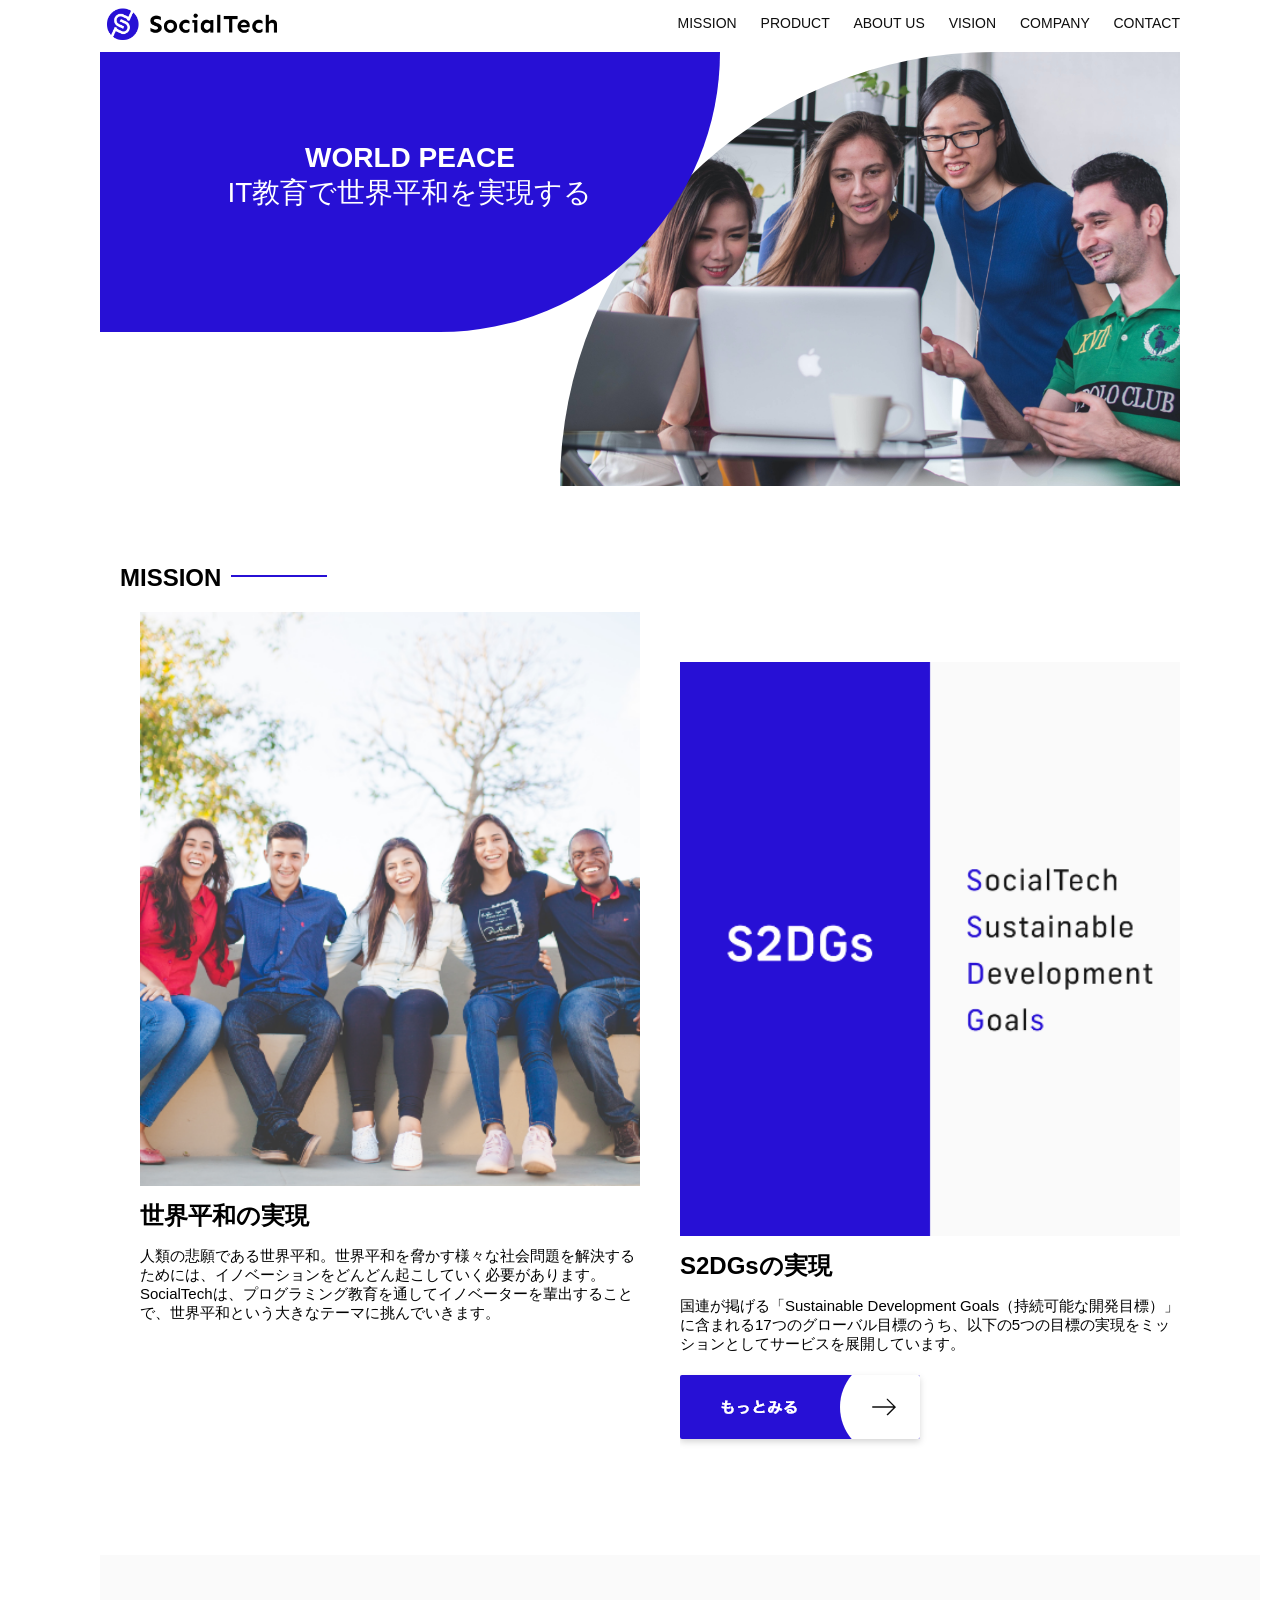
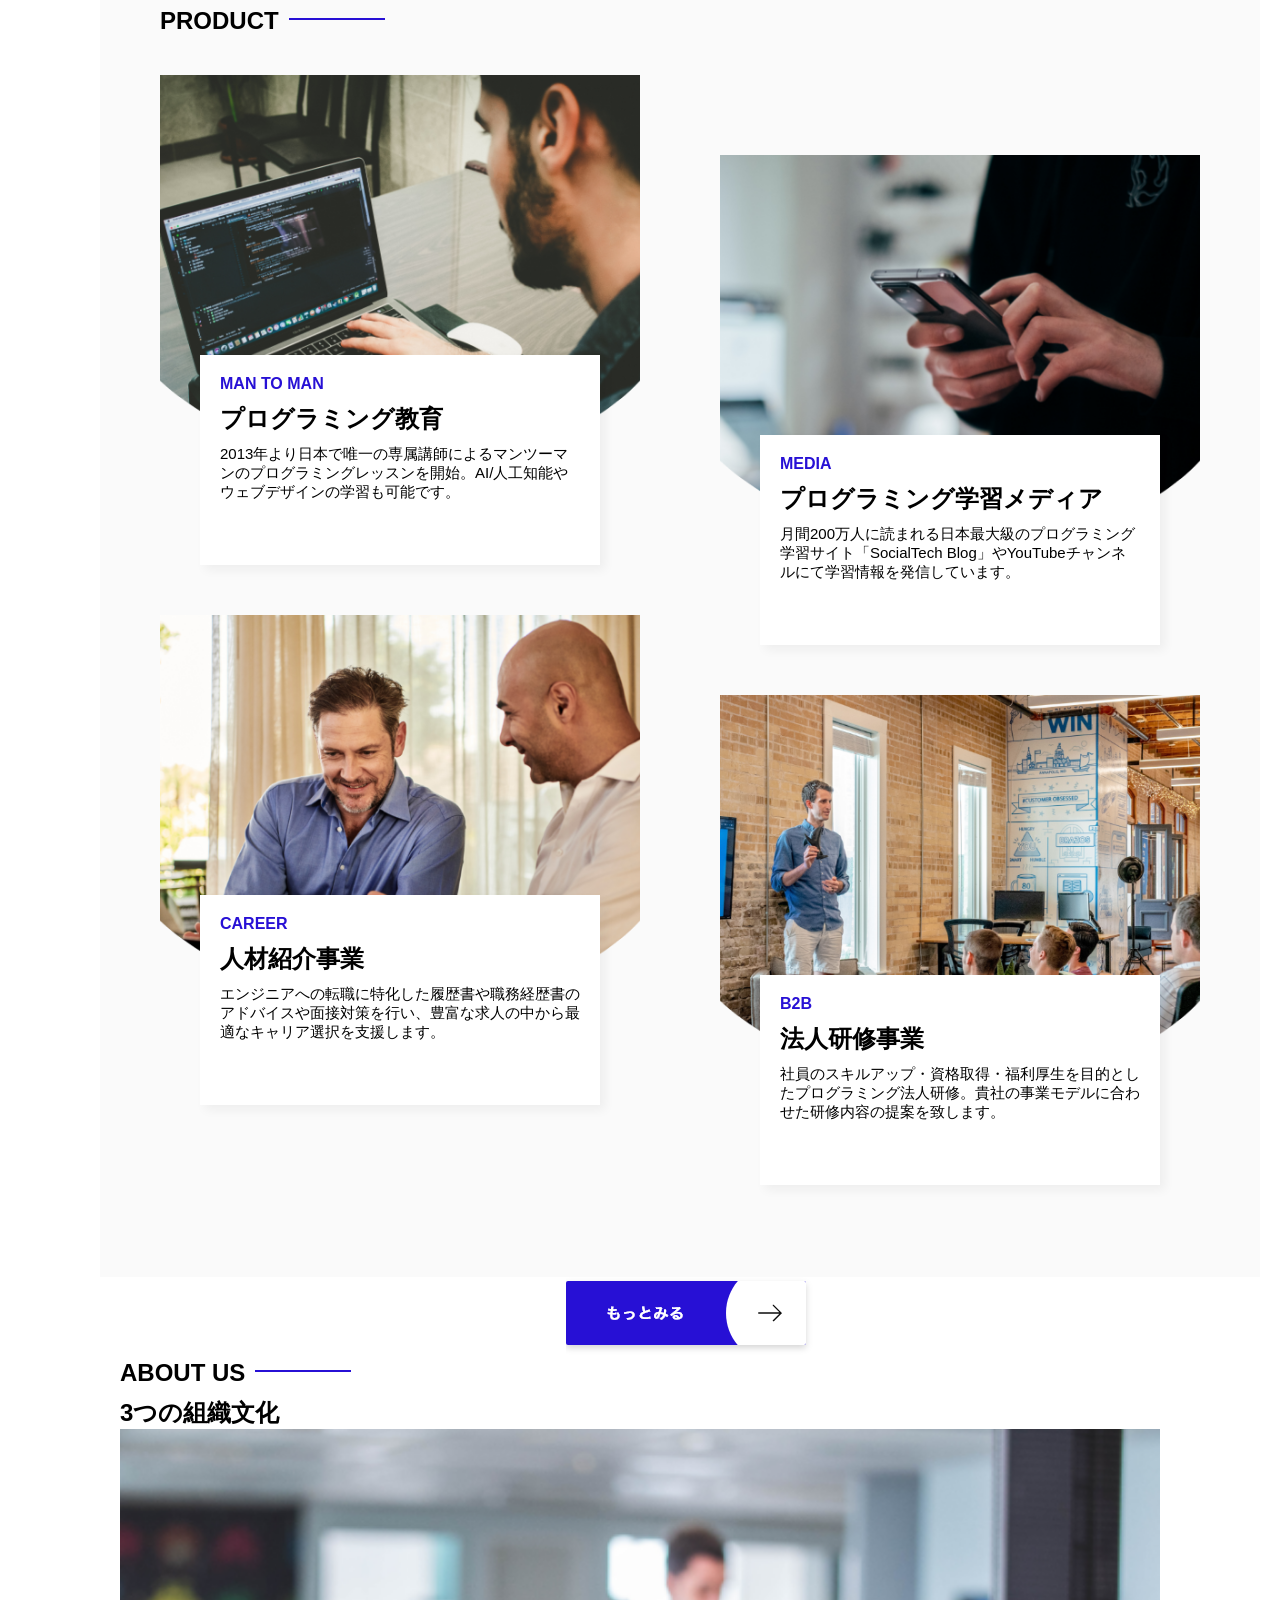
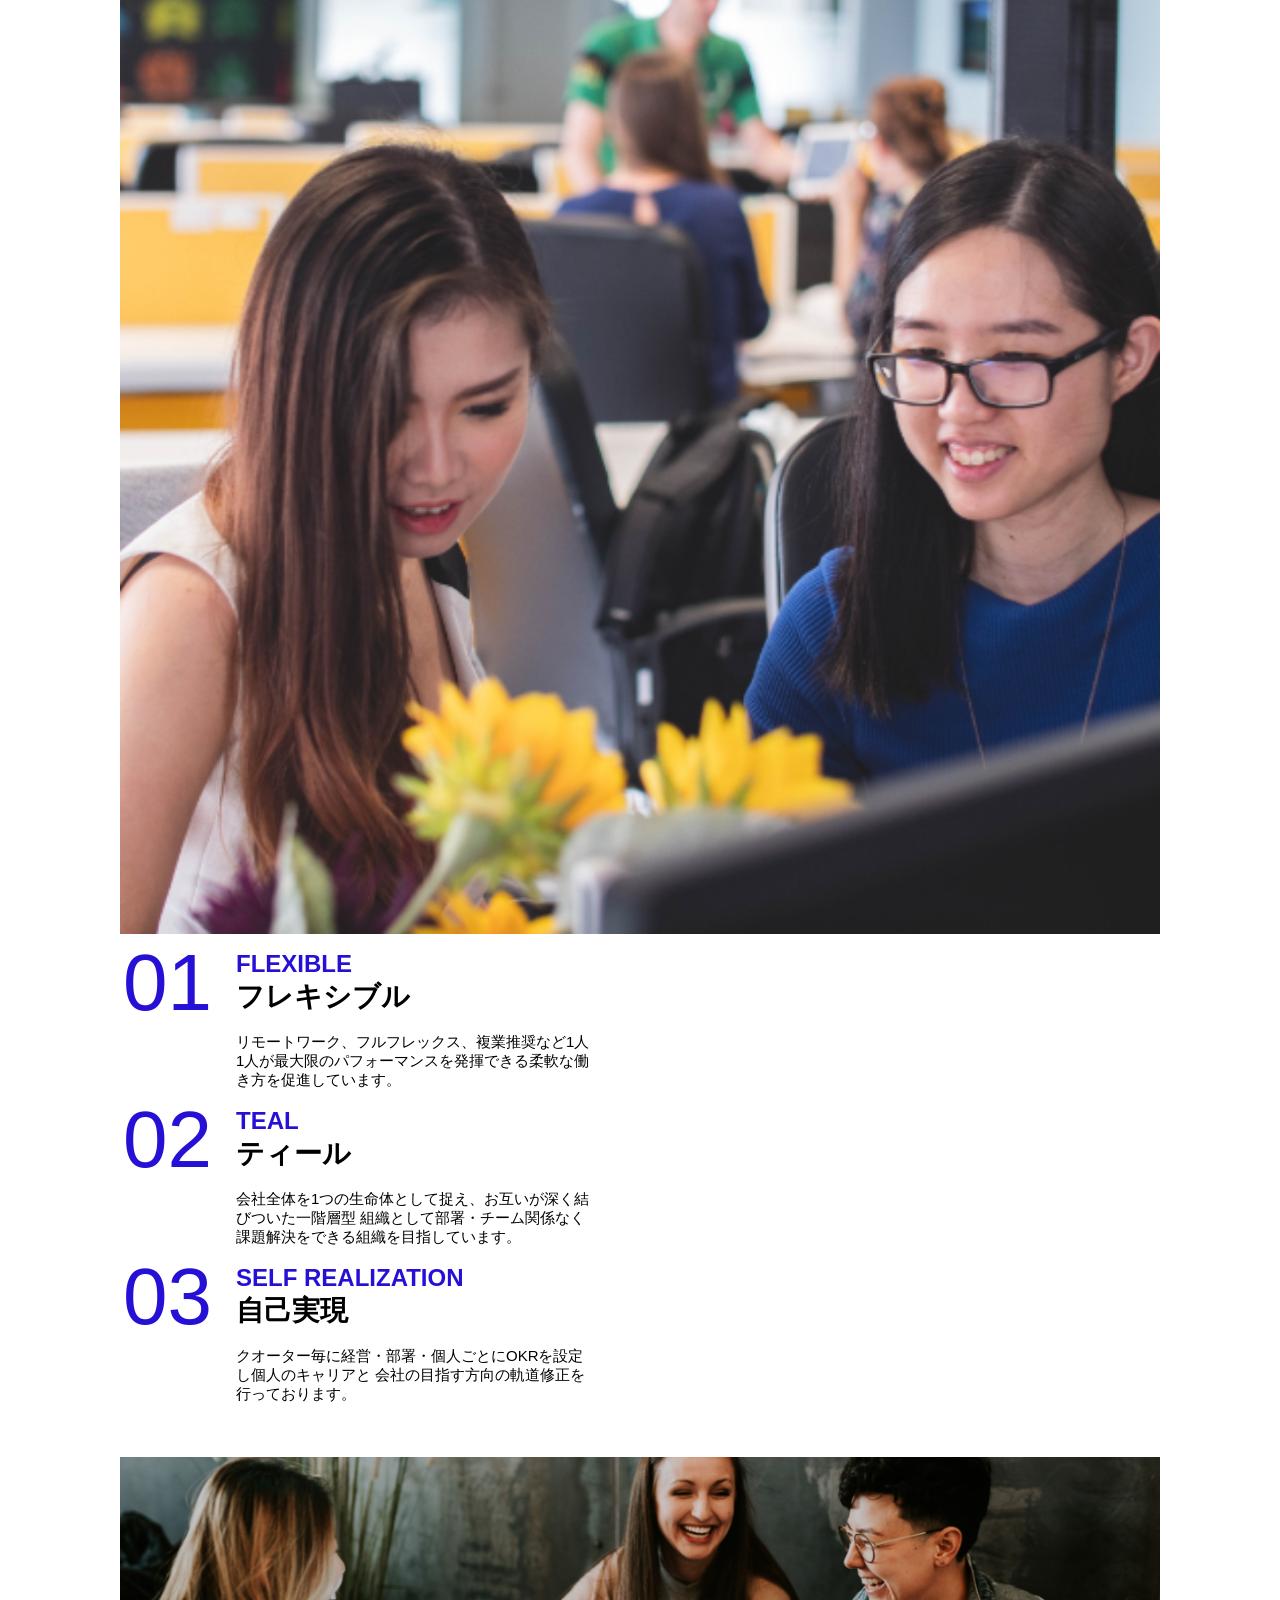
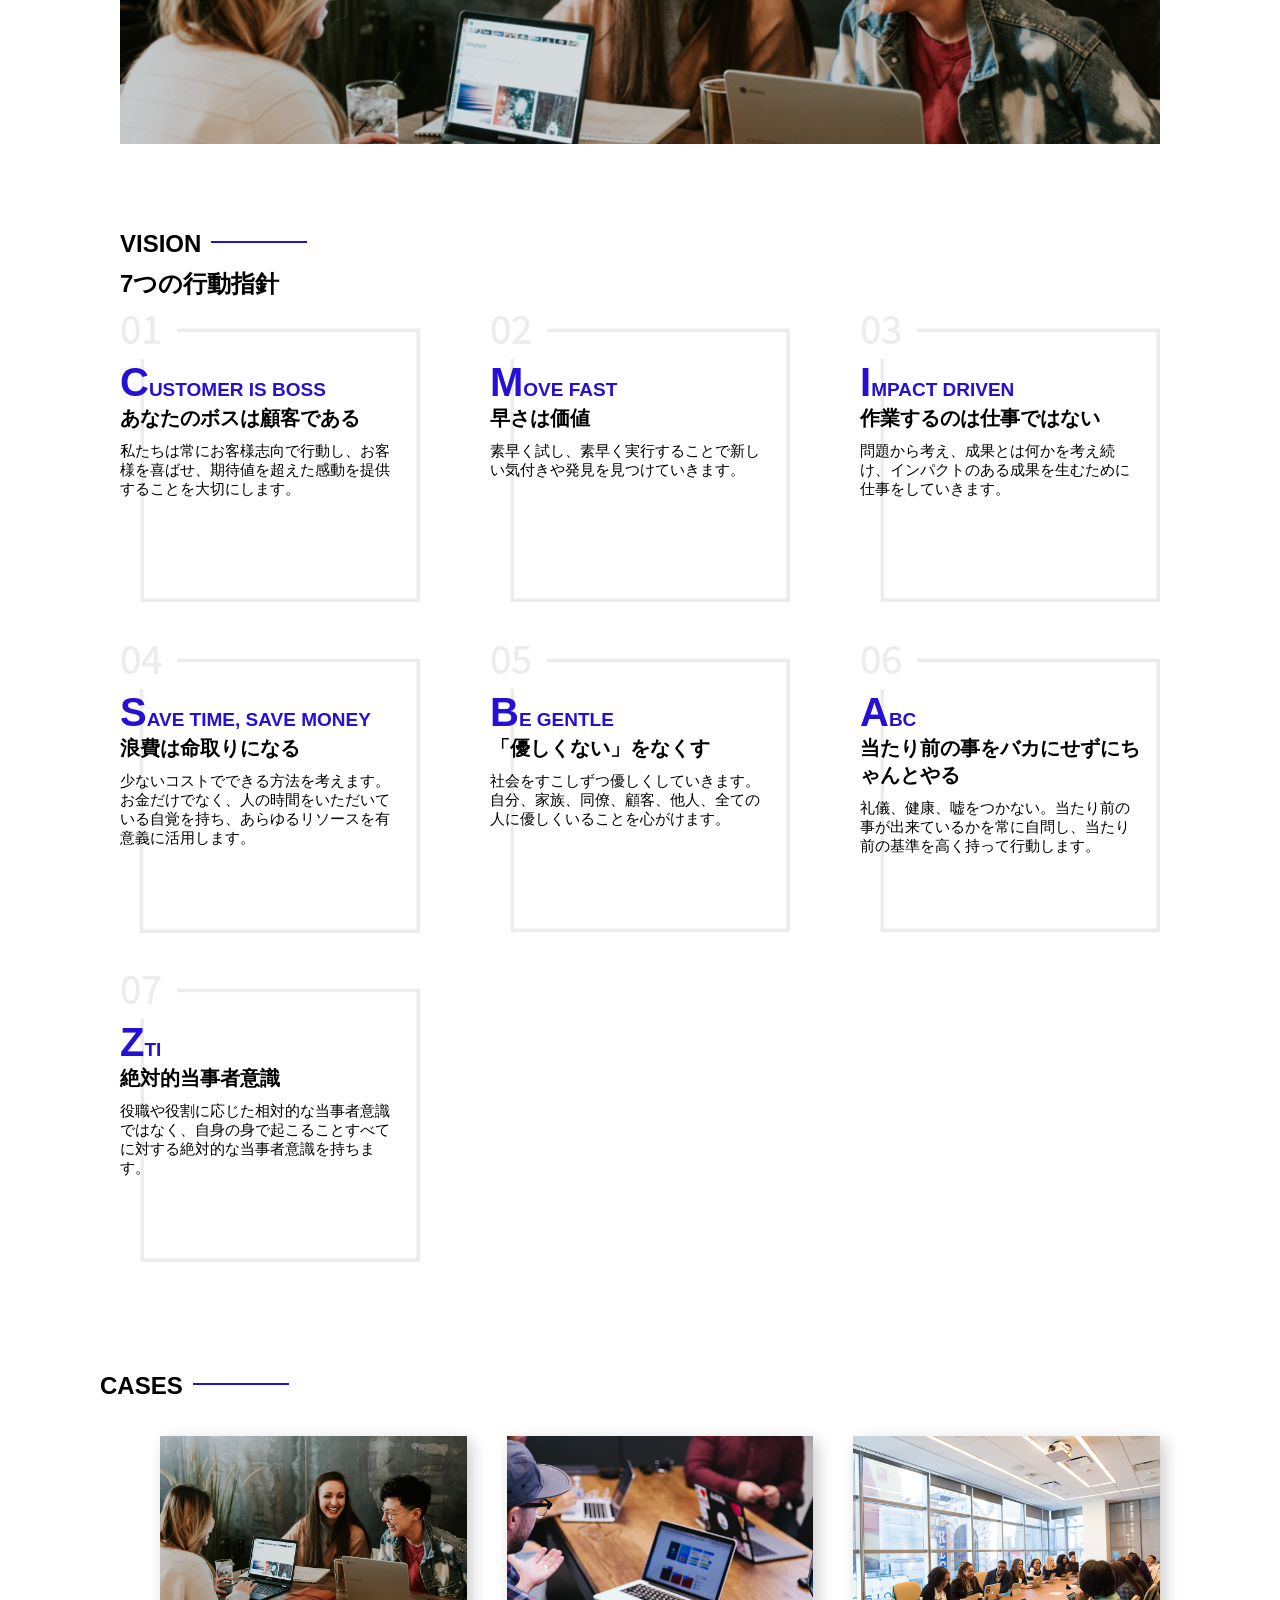
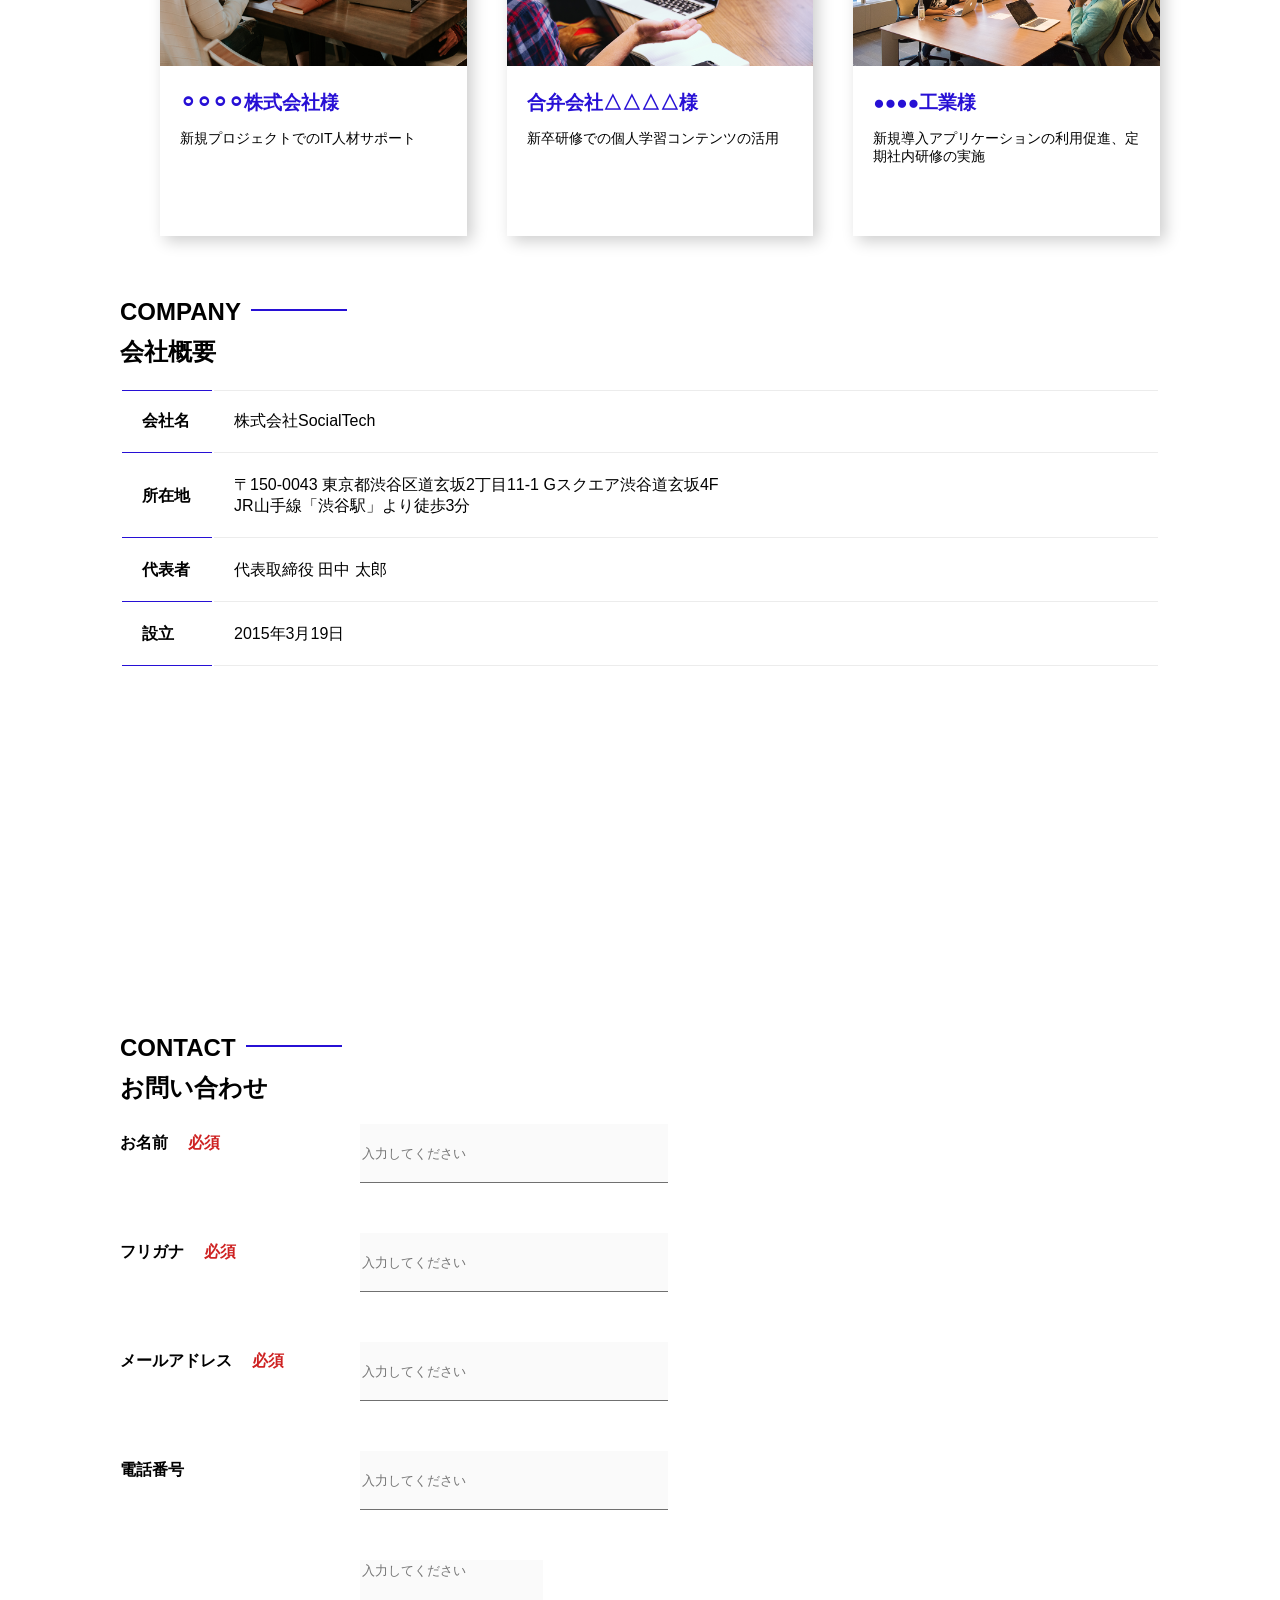
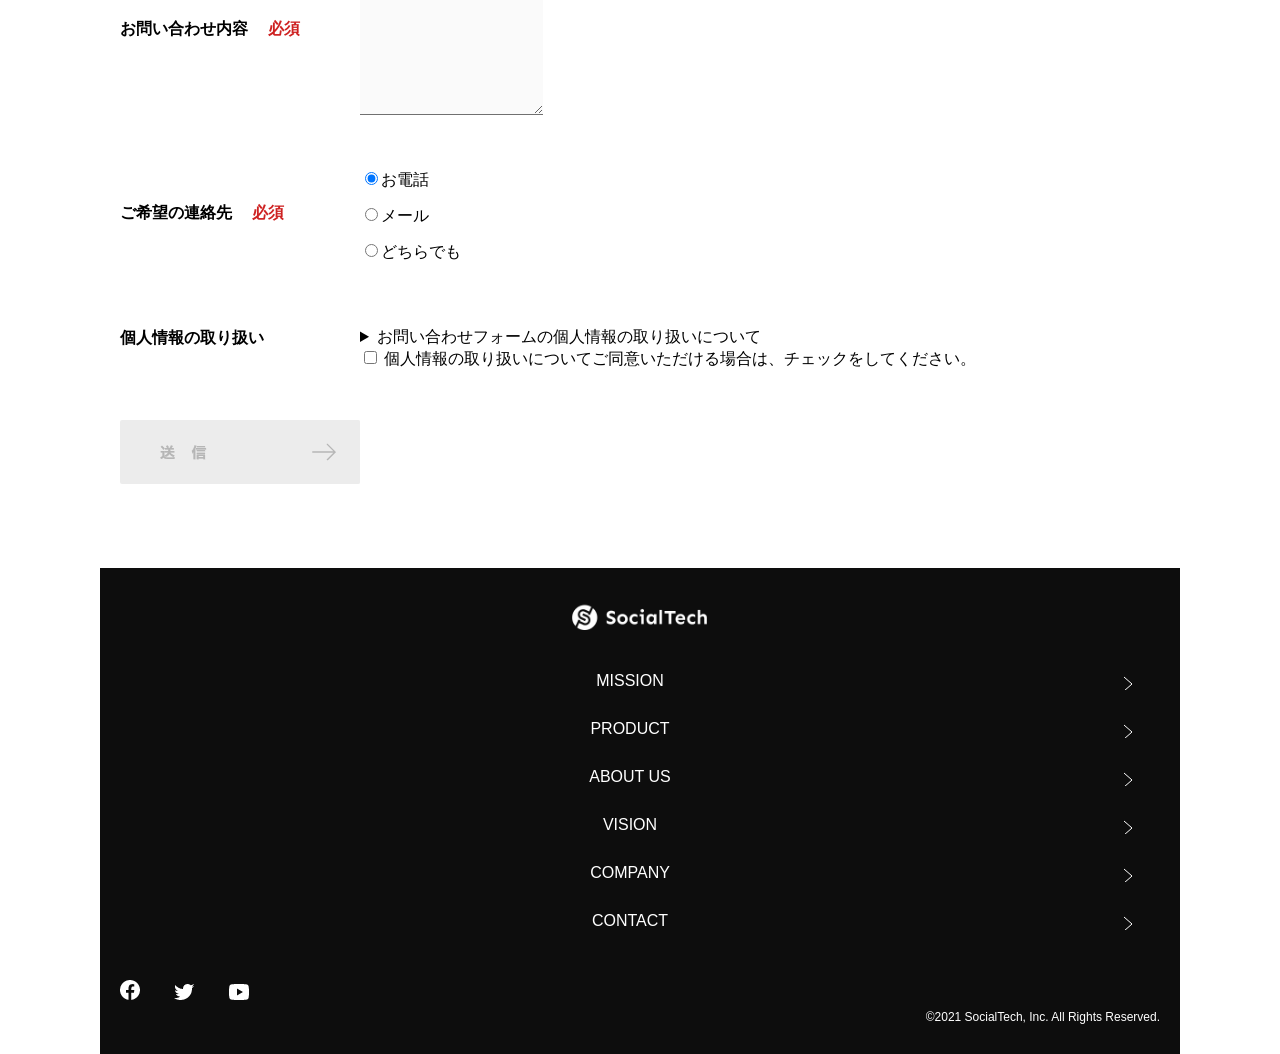
<file: kadai_012/index.html>
<!DOCTYPE html>
<html>
  <head>
    <title>SocialTech</title>
    <meta charset="UTF-8" />
    <meta
      name="description"
      content="SocialTechはEdTech業界のリーディングカンパニーを目指します。"
    />
    <meta name="viewport" content="width=device-width, initial-scale=1.0" />
    <link rel="stylesheet" href="style.css" />
  </head>
  <body>
    <!-- ヘッダー -->
    <header>
      <!-- ロゴ -->
      <a href="index.html" id="logo"
        ><img src="images/logo.png" alt="トップページに戻る"
      /></a>

      <!-- PC用ナビゲーション -->
      <nav id="nav-pc">
        <a href="mission.html">MISSION</a>
        <a href="product.html">PRODUCT</a>
        <a href="index.html#aboutus">ABOUT US</a>
        <a href="index.html#vision">VISION</a>
        <a href="index.html#company">COMPANY</a>
        <a href="index.html#contact">CONTACT</a>
      </nav>

     <!-- スマホ用メニューボタン -->
     <img id="menu-sp" src="images/button-menu.png" alt="ナビゲーションを開く" onclick="document.getElementById('nav-sp').style.display = 'block'">
     
     <!-- スマホ用ナビゲーション -->
     <nav id="nav-sp">
     <img id="close" src="images/button-close.png" alt="ナビゲーションを閉じる" onclick="document.getElementById('nav-sp').style.display = 'none'">
  <a id="logo-sp" href="index.html" onclick="document.getElementById('nav-sp').style.display = 'none'"><img
      src="images/logo-sp.png" alt="トップページに戻る"></a>
  <a class="menu" href="mission.html" onclick="document.getElementById('nav-sp').style.display = 'none'">MISSION</a>
  <a class="menu" href="product.html" onclick="document.getElementById('nav-sp').style.display = 'none'">PRODUCT</a>
  <a class="menu" href="index.html#aboutus" onclick="document.getElementById('nav-sp').style.display = 'none'">ABOUTUS</a>
  
  <a class="menu" href="index.html#vision"
    onclick="document.getElementById('nav-sp').style.display = 'none'">VISION</a>
  <a class="menu" href="index.html#company"
    onclick="document.getElementById('nav-sp').style.display = 'none'">COMPANY</a>
  <a class="menu" href="index.html#contact"
    onclick="document.getElementById('nav-sp').style.display = 'none'">CONTACT</a>
  <div id="sns">
    <a href="https://www.facebook.com/sejuku2013"><img src="images/button-facebook.png" alt="Facebookのリンク"></a>
    <a href="https://twitter.com/samuraijuku"><img src="images/button-twitter.png" alt="Twitterのリンク"></a>
    <a href="https://www.youtube.com/channel/UCCFOQO5aDK0xXam4cUQXT8g"><img src="images/button-youtube.png" alt="YouTubeのリンク"></a>
  </div>
</nav>


    </header>
    <main>
      <article>
        <!-- メインビジュアル -->
        <section id="main-visual">
          <div id="main-message">
            <h1>WORLD PEACE</h1>
            <p>IT教育で世界平和を実現する</p>
          </div>
          <img
            src="images/index/index-main.png"
            alt="PCの周りに集まる多国籍の仲間たち"
          />
        </section>
        <!--ミッション-->
        <section id="mission">
          <h2 class="index-h2">MISSION</h2>
          <div id="mission-flex">
            <div>
              <img
                id="mission-photo"
                src="images/index/index-mission.png"
                alt="屋外のベンチで写真を撮影する多国籍の仲間たち"
              />
              <h3>世界平和の実現</h3>
              <p>
                人類の悲願である世界平和。世界平和を脅かす様々な社会問題を解決するためには、イノベーションをどんどん起こしていく必要があります。SocialTechは、プログラミング教育を通してイノベーターを輩出することで、世界平和という大きなテーマに挑んでいきます。
              </p>
            </div>
            <div>
              <img id="s2dgs" src="images/index/s2dgs.png" alt="S2DGs" />
              <h3>S2DGsの実現</h3>
              <p>
                国連が掲げる「Sustainable Development
                Goals（持続可能な開発目標）」に含まれる17つのグローバル目標のうち、以下の5つの目標の実現をミッションとしてサービスを展開しています。
              </p>
              <a href="mission.html">
                <img src="images/button-more.png" alt="もっとみる" />
              </a>
            </div>
          </div>
        </section>
        <!-- プロダクト -->
        <section id="product">
          <h2 class="index-h2">PRODUCT</h2>
          <div>
            <div id="product-left">
              <div>
                <img
                  class="product-photo"
                  src="images/index/index-mantoman.png"
                  alt="PCでコードを書く男性"
                />
                <div class="product-explain">
                  <span>MAN TO MAN</span>
                  <h3>プログラミング教育</h3>
                  <p>
                    2013年より日本で唯一の専属講師によるマンツーマンのプログラミングレッスンを開始。AI/人工知能やウェブデザインの学習も可能です。
                  </p>
                </div>
              </div>
              <div>
                <img
                  class="product-photo"
                  src="images/index/index-career.png"
                  alt="笑顔で話し合う2人の男性"
                />
                <div class="product-explain">
                  <span>CAREER</span>
                  <h3>人材紹介事業</h3>
                  <p>
                    エンジニアへの転職に特化した履歴書や職務経歴書のアドバイスや面接対策を行い、豊富な求人の中から最適なキャリア選択を支援します。
                  </p>
                </div>
              </div>
            </div>
            <div id="product-right">
              <div>
                <img
                  class="product-photo"
                  src="images/index/index-media.png"
                  alt="スマートフォンを操作する人"
                />
                <div class="product-explain">
                  <span>MEDIA</span>
                  <h3>プログラミング学習メディア</h3>
                  <p>
                    月間200万人に読まれる日本最大級のプログラミング学習サイト「SocialTech
                    Blog」やYouTubeチャンネルにて学習情報を発信しています。
                  </p>
                </div>
              </div>
              <div>
                <img
                  class="product-photo"
                  src="images/index/index-b2b.png"
                  alt="講演中の男性とそれを聴く人々"
                />
                <div class="product-explain">
                  <span>B2B</span>
                  <h3>法人研修事業</h3>
                  <p>
                    社員のスキルアップ・資格取得・福利厚生を目的としたプログラミング法人研修。貴社の事業モデルに合わせた研修内容の提案を致します。
                  </p>
                </div>
              </div>
            </div>
          </div>
          <div>
            <a id="product-more" href="product.html">
              <img src="images/button-more.png" alt="もっとみる" />
            </a>
          </div>
        </section>
        <!---ABOUT US-->
        <section id="aboutus">
          <h2 class="index-h2">ABOUT US</h2>
          <h3>3つの組織文化</h3>
          <div>
            <table class="culture-table">
              <tr>
                <td>
                  <span class="culture-num">01</span>
                </td>
                <td>
                  <span class="culture-en">FLEXIBLE</span>
                  <span class="culture-jp">フレキシブル</span>
                </td>
              </tr>
              <tr>
                <td>
                  <!--空のセル-->
                </td>
                <td>
                  <p class="culture-description">
                    リモートワーク、フルフレックス、複業推奨など1人1人が最大限のパフォーマンスを発揮できる柔軟な働き方を促進しています。
                  </p>
                </td>
              </tr>
              <tr>
                <td>
                  <span class="culture-num">02</span>
                </td>
                <td>
                  <span class="culture-en">TEAL</span>
                  <span class="culture-jp">ティール</span>
                </td>
              </tr>
              <tr>
                <td>
                  <!--空のセル-->
                </td>
                <td>
                  <p class="culture-description">
                    会社全体を1つの生命体として捉え、お互いが深く結びついた一階層型
                    組織として部署・チーム関係なく課題解決をできる組織を目指しています。
                  </p>
                </td>
              </tr>
              <tr>
                <td>
                  <span class="culture-num">03</span>
                </td>
                <td>
                  <span class="culture-en">SELF REALIZATION</span>
                  <span class="culture-jp">自己実現</span>
                </td>
              </tr>
              <tr>
                <td>
                  <!--空のセル-->
                </td>
                <td>
                  <p class="culture-description">
                    クオーター毎に経営・部署・個人ごとにOKRを設定し個人のキャリアと
                    会社の目指す方向の軌道修正を行っております。
                  </p>
                </td>
              </tr>
            </table>
            <img
              class="culture-img"
              src="images/index/index-aboutus1.png"
              alt="笑顔で話し合う2人の女性"
            />
          </div>
          <img
            class="culture-img2"
            src="images/index/index-aboutus2.png"
            alt="笑顔で話し合う3人の男女"
          />
        </section>
        <!-- VISION -->
        <section id="vision">
          <h2 class="index-h2">VISION</h2>
          <h3>7つの行動指針</h3>
          <div>
            <div class="vision-box">
              <img src="images/index/vision-01.png" alt="01" />
              <span>
                <h4>CUSTOMER IS BOSS</h4>
                <h5>あなたのボスは顧客である</h5>
                <p>
                  私たちは常にお客様志向で行動し、お客様を喜ばせ、期待値を超えた感動を提供することを大切にします。
                </p>
              </span>
            </div>
            <div class="vision-box">
              <img src="images/index/vision-02.png" alt="02" />
              <span>
                <h4>MOVE FAST</h4>
                <h5>早さは価値</h5>
                <p>
                  素早く試し、素早く実行することで新しい気付きや発見を見つけていきます。
                </p>
              </span>
            </div>
            <div class="vision-box">
              <img src="images/index/vision-03.png" alt="03" />
              <span>
                <h4>IMPACT DRIVEN</h4>
                <h5>作業するのは仕事ではない</h5>
                <p>
                  問題から考え、成果とは何かを考え続け、インパクトのある成果を生むために仕事をしていきます。
                </p>
              </span>
            </div>
            <div class="vision-box">
              <img src="images/index/vision-04.png" alt="04" />
              <span>
                <h4>SAVE TIME, SAVE MONEY</h4>
                <h5>浪費は命取りになる</h5>
                <p>
                  少ないコストでできる方法を考えます。お金だけでなく、人の時間をいただいている自覚を持ち、あらゆるリソースを有意義に活用します。
                </p>
              </span>
            </div>
            <div class="vision-box">
              <img src="images/index/vision-05.png" alt="05" />
              <span>
                <h4>BE GENTLE</h4>
                <h5>「優しくない」をなくす</h5>
                <p>
                  社会をすこしずつ優しくしていきます。自分、家族、同僚、顧客、他人、全ての人に優しくいることを心がけます。
                </p>
              </span>
            </div>
            <div class="vision-box">
              <img src="images/index/vision-06.png" alt="06" />
              <span>
                <h4>ABC</h4>
                <h5>当たり前の事をバカにせずにちゃんとやる</h5>
                <p>
                  礼儀、健康、嘘をつかない。当たり前の事が出来ているかを常に自問し、当たり前の基準を高く持って行動します。
                </p>
              </span>
            </div>
            <div class="vision-box">
              <img src="images/index/vision-07.png" alt="07" />
              <span>
                <h4>ZTI</h4>
                <h5>絶対的当事者意識</h5>
                <p>
                  役職や役割に応じた相対的な当事者意識ではなく、自身の身で起こることすべてに対する絶対的な当事者意識を持ちます。
                </p>
              </span>
            </div>
          </div>
        </section>

        
        <!-- CASES -->
        <section id="cases">
          <h2 class="index-h2">CASES</h2>
          <ul>
           <li class="case-card">
                <img class="case-img" src="images/index/case-1.png" alt="仲良く語り合う３人">
              <div class="case-info">
                 <h3 class="case-name">⚪︎⚪︎⚪︎⚪︎株式会社様</h3>
                 <p class="case-content">新規プロジェクトでのIT人材サポート</p>
              </div>
            </li>
        
           <li class="case-card">
                 <img class="case-img" src="images/index/case-2.png" alt="PCでコンテンツを見る">
               <div class="case-info">
                 <h3 class="case-name">合弁会社△△△△様</h3>
                 <p class="case-content">新卒研修での個人学習コンテンツの活用</p>
               </div> 
           </li>
        
           <li class="case-card">
               <img class="case-img" src="images/index/case-3.png" alt="社内研修中の会議室">
             <div class="case-info">
               <h3 class="case-name">●●●●工業様</h3>
               <p class="case-content">新規導入アプリケーションの利用促進、定期社内研修の実施</p>
             </div>
           </li>
          </ul>
        </section>


        <!-- COMPANY -->
        <section id="company">
          <h2 class="index-h2">COMPANY</h2>
          <h3>会社概要</h3>
          <table id="company-table">
            <tr>
              <th class="tableheader-first">会社名</th>
              <td class="cell-first">株式会社SocialTech</td>
            </tr>
            <tr>
              <th class="tableheader">所在地</th>
              <td class="cell">
                〒150-0043 東京都渋谷区道玄坂2丁目11-1 Gスクエア渋谷道玄坂4F<br />JR山手線「渋谷駅」より徒歩3分
              </td>
            </tr>
            <tr>
              <th class="tableheader">代表者</th>
              <td class="cell">代表取締役 田中 太郎</td>
            </tr>
            <tr>
              <th class="tableheader">設立</th>
              <td class="cell">2015年3月19日</td>
            </tr>
          </table>
          <iframe
            src="https://www.google.com/maps/embed?pb=!1m18!1m12!1m3!1d3241.7759544892483!2d139.69399665123464!3d35.65789123876098!2m3!1f0!2f0!3f0!3m2!1i1024!2i768!4f13.1!3m3!1m2!1s0x60188caa0042e8d1%3A0xba130bea826a7aa2!2z44CSMTUwLTAwNDMg5p2x5Lqs6YO95riL6LC35Yy66YGT546E5Z2C77yS5LiB55uu77yR77yR4oiS77yR!5e0!3m2!1sja!2sjp!4v1636872991912!5m2!1sja!2sjp"
            style="border: 0"
            allowfullscreen=""
            loading="lazy"
          >
          </iframe>
        </section>
        <!-- お問い合わせフォーム -->
        <section id="contact">
          <h2 class="index-h2">CONTACT</h2>
          <h3>お問い合わせ</h3>
          <form>
            <div>
              <div class="contact-heading">
                <label class="contact-label"
                  >お名前<span class="contact-span">必須</span></label
                >
              </div>
              <div class="contact-form">
                <input
                  type="text"
                  name="name"
                  placeholder="入力してください"
                  class="contact-textbox"
                />
              </div>
            </div>
            <div>
              <div class="contact-heading">
                <label class="contact-label"
                  >フリガナ<span class="contact-span">必須</span></label
                >
              </div>
              <div>
                <input
                  type="text"
                  name="hurigana"
                  placeholder="入力してください"
                  class="contact-textbox"
                />
              </div>
            </div>
            <div>
              <div class="contact-heading">
                <label class="contact-label"
                  >メールアドレス<span class="contact-span">必須</span></label
                >
              </div>
              <div>
                <input
                  type="text"
                  name="email"
                  placeholder="入力してください"
                  class="contact-textbox"
                />
              </div>
            </div>
            <div>
              <div class="contact-heading">
                <label class="contact-label">電話番号</label>
              </div>
              <div>
                <input
                  type="text"
                  name="tel"
                  placeholder="入力してください"
                  class="contact-textbox"
                />
              </div>
            </div>
            <div>
              <div class="contact-heading">
                <label class="contact-label"
                  >お問い合わせ内容<span class="contact-span">必須</span></label
                >
              </div>
              <div>
                <textarea
                  class="contact-textarea"
                  placeholder="入力してください"
                  name="message"
                ></textarea>
              </div>
            </div>
            <div>
              <div class="contact-heading">
                <label class="contact-label"
                  >ご希望の連絡先<span class="contact-span">必須</span></label
                >
              </div>
              <div>
                <input
                  class="radiobutton"
                  type="radio"
                  value="tel"
                  name="contact"
                  checked
                /><label>お電話</label>
                <input
                  class="radiobutton"
                  type="radio"
                  value="mail"
                  name="contact"
                /><label>メール</label>
                <input
                  class="radiobutton"
                  type="radio"
                  value="both"
                  name="contact"
                /><label>どちらでも</label>
              </div>
            </div>
            <div>
              <div class="contact-heading">
                <label class="contact-label">個人情報の取り扱い</label>
              </div>
              <div>
                <details>
                  <summary>
                    お問い合わせフォームの個人情報の取り扱いについて
                  </summary>
                  <div>
                    <span>１．組織の名称又は氏名</span><br />
                    株式会社SocialTech<br /><br />
                    <span
                      >２．個人情報保護管理者（若しくはその代理人）の氏名又は職名、所属及び連絡先
                      鈴木 一郎 コーポレート部</span
                    ><br />
                    メールアドレス：support@socialtech.net<br />
                    TEL：03-xxxx-xxxx<br />
                    <span>３．個人情報の利用目的</span><br />
                    ・本サービス及び本サービスに関連する情報の提供又はそれらに関する連絡のため<br />
                    ・ユーザーの本人確認のため<br />
                    ・当社サービスのご案内のため<br />
                    ・当社の商品等の広告または宣伝（電子メールによるものを含むものとします。）<br /><br />
                    <span>４．個人情報の取り扱い業務の委託</span><br />
                    個人情報の取扱業務の全部または一部を外部に業務委託する場合があります。<br />
                    その際、弊社は、個人情報を適切に保護できる管理体制を敷き実行していることを条件として<br />
                    委託先を厳選したうえで、機密保持契約を委託先と締結し、お客様の個人情報を厳密に管理させます。<br /><br />
                    <span>５．個人情報の開示等の請求</span><br />
                    お客様は、弊社に対してご自身の個人情報の開示等（利用目的の通知、開示、内容の訂正・追加・削除、利用の停止または消去、第三者への提供の停止）に関して、当社問合わせ窓口に申し出ることができます。<br />
                    その際、弊社はお客様ご本人を確認させていただいたうえで、合理的な期間内に対応いたします。<br /><br />
                    なお、個人情報に関する弊社問合わせ先は、次の通りです。<br /><br />
                    株式会社SocialTech　個人情報問合せ窓口<br />
                    〒150-0043　東京都渋谷区道玄坂2丁目11-1 Ｇスクエア渋谷道玄坂
                    4F<br />
                    メールアドレス：support@socialtech.net　TEL：03-xxxx-xxxx<br /><br />
                    <span>６．個人情報を提供されることの任意性について</span
                    ><br /><br />
                    お客様がご自身の個人情報を弊社に提供されるか否かは、お客様のご判断によりますが、もしご提供されない場合には、適切なサービスが提供できない場合がありますので予めご了承ください。
                  </div>
                </details>
                <input type="checkbox" name="agree" />
                <span
                  >個人情報の取り扱いについてご同意いただける場合は、チェックをしてください。</span
                >
              </div>
            </div>
            <input
              type="image"
              value="Submit"
              src="images/button-submit.png"
              alt="送信する"
            />
          </form>
        </section>
      </article>
      <footer>
        <div id="footer-logo">
          <img src="images/logo-sp.png" alt="SocialTech" />
        </div>
        <div id="footer-link">
          <a href="mission.html">MISSION</a>
          <a href="product.html">PRODUCT</a>
          <a href="index.html#aboutus">ABOUT US</a>
          <a href="index.html#vision">VISION</a>
          <a href="index.html#company">COMPANY</a>
          <a href="index.html#contact">CONTACT</a>
        </div>
        <div id="sns-footer">
          <a href="https://www.facebook.com/sejuku2013"
            ><img src="images/button-facebook.png" alt="Facebookのリンク"
          /></a>
          <a href="https://twitter.com/samuraijuku"
            ><img src="images/button-twitter.png" alt="Twitterのリンク"
          /></a>
          <a href="https://www.youtube.com/channel/UCCFOQO5aDK0xXam4cUQXT8g"
            ><img src="images/button-youtube.png" alt="YouTubeのリンク"
          /></a>
          <span id="copyright"
            >&copy;2021 SocialTech, Inc. All Rights Reserved.
          </span>
        </div>
      </footer>
    </main>
  </body>
</html>
</file>
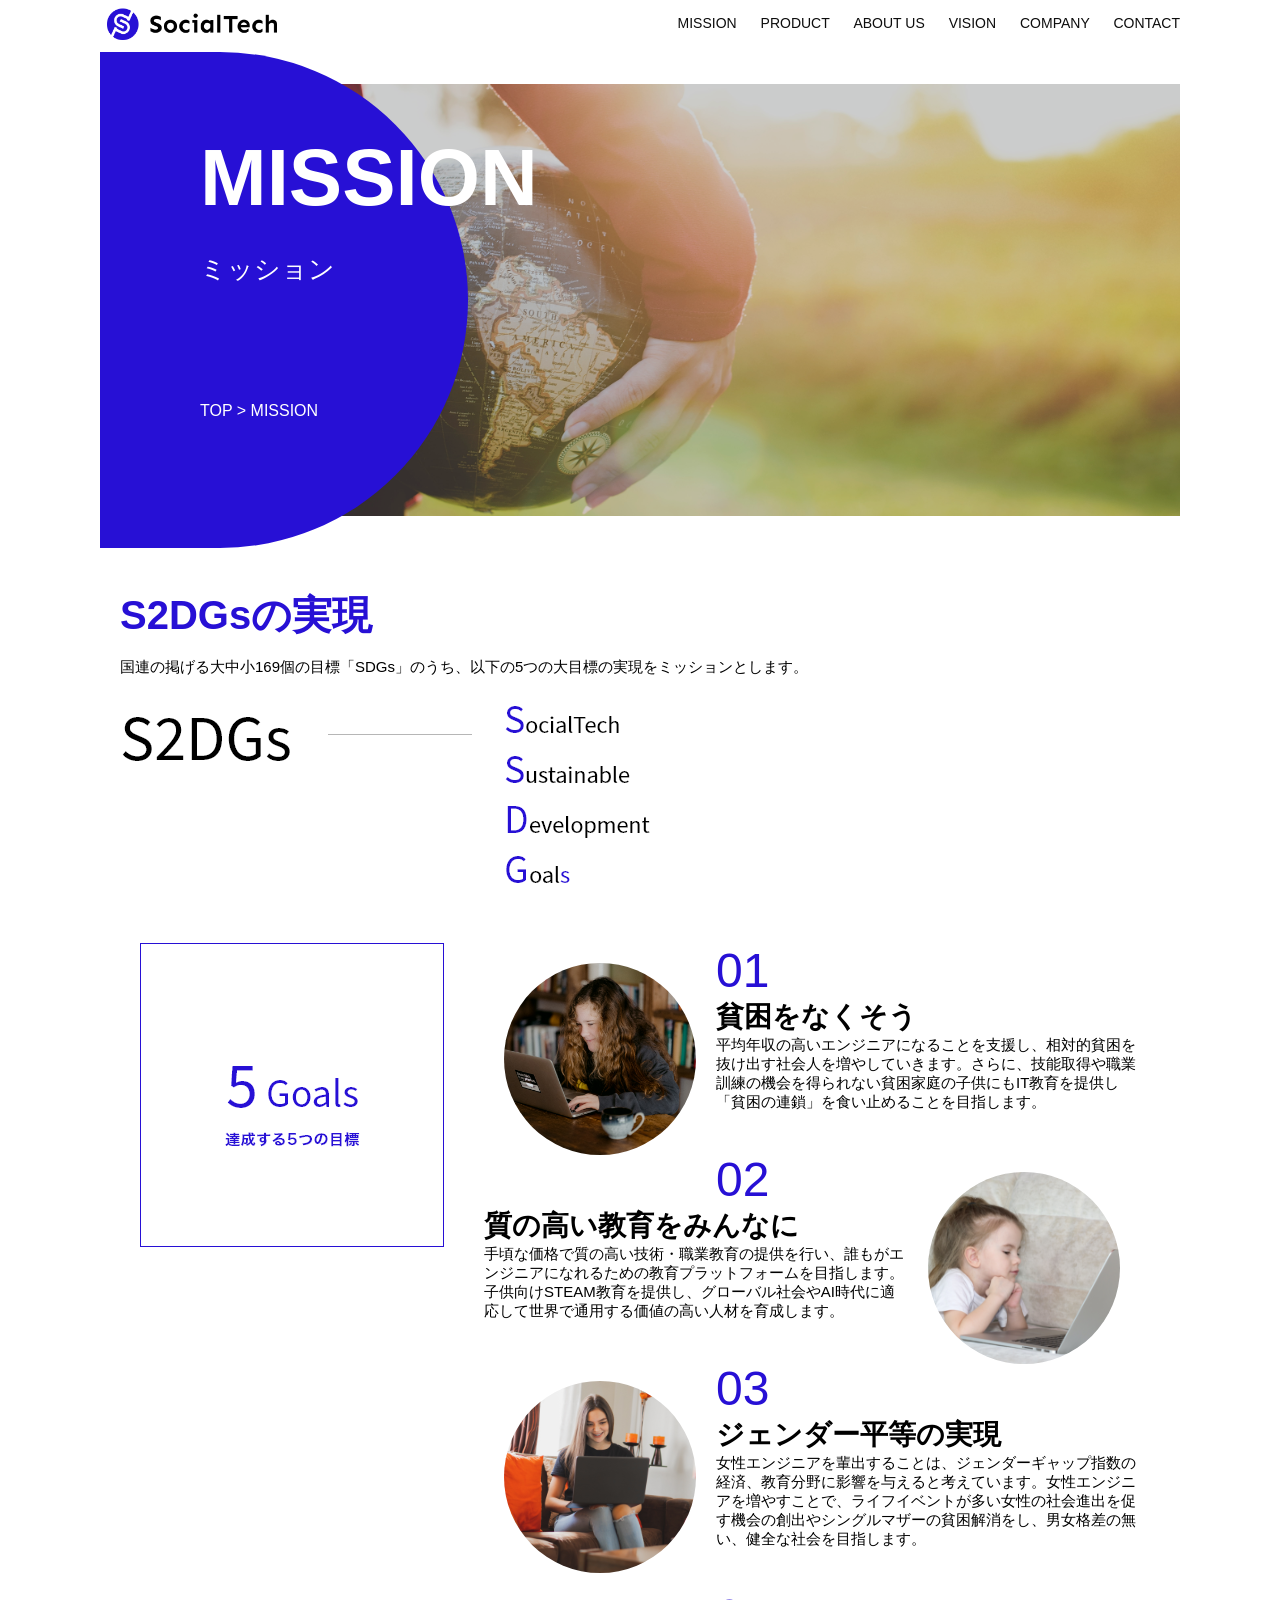
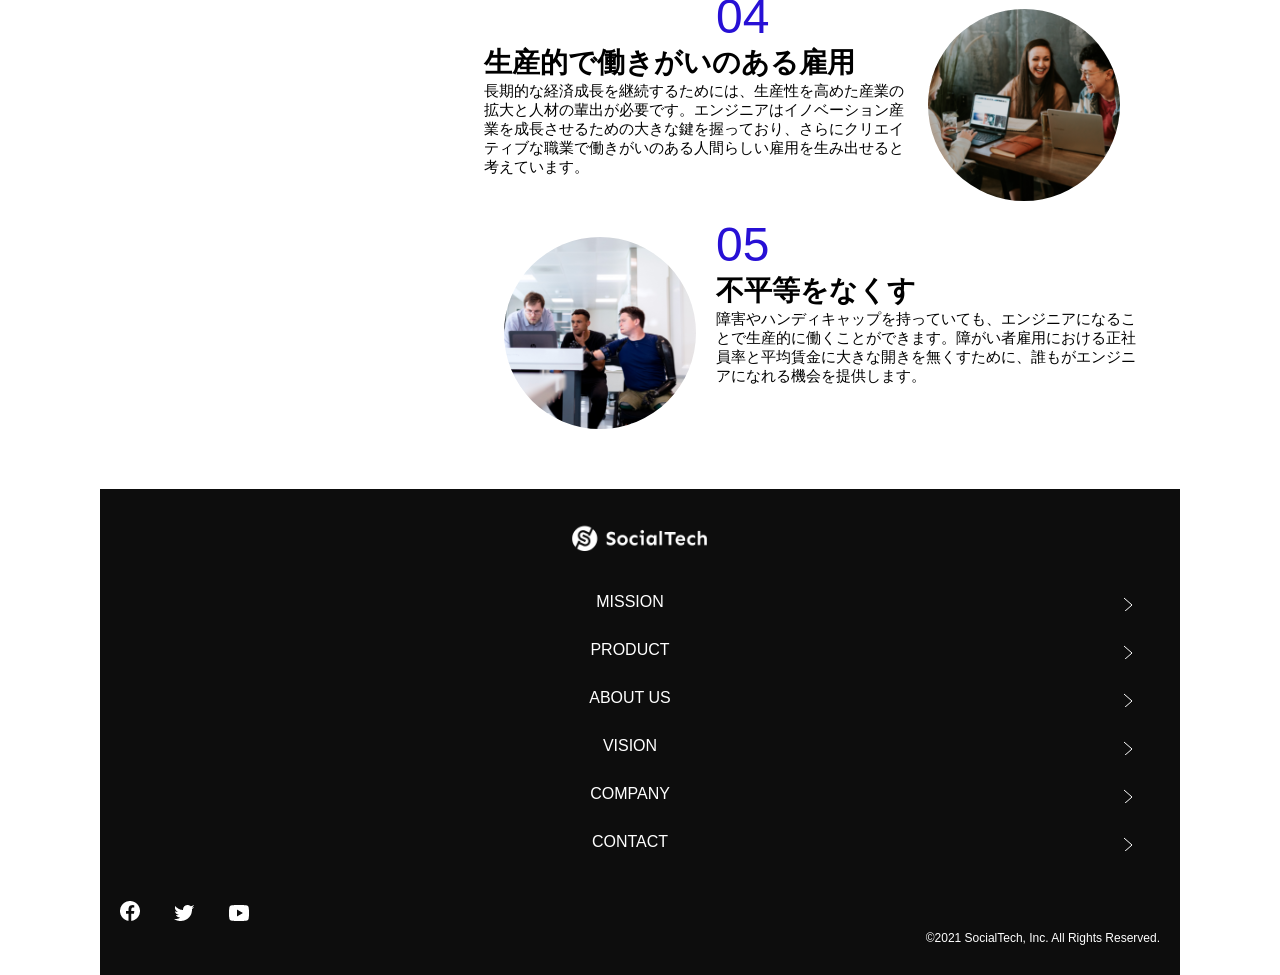
<file: kadai_012/mission.html>
<!DOCTYPE html>
  <html>
  <head>
    <title> SocialTech - MISSION ミッション - </title>
    <meta charset="UTF-8">
    <meta name="description" content="SocialTechが目指す5つの目標（S2DGs）を紹介します">
    <meta name="viewport" content="width=device-width, initial-scale=1.0">
    <link rel="stylesheet" href="style.css">
  </head>
 
  <body>
    <!-- ヘッダー -->
    <header>
      <!-- ロゴ -->
      <a href="index.html" id="logo"><img src="images/logo.png" alt="トップページに戻る"></a>
  
      <!-- PC用ナビゲーション -->
      <nav id="nav-pc">
        <a href="mission.html">MISSION</a>
        <a href="product.html">PRODUCT</a>
        <a href="index.html#aboutus">ABOUT US</a>
        <a href="index.html#vision">VISION</a>
        <a href="index.html#company">COMPANY</a>
        <a href="index.html#contact">CONTACT</a>
      </nav>
  
      <!-- スマホ用メニューボタン -->
      <img id="menu-sp" src="images/button-menu.png" alt="ナビゲーションを開く" onclick="document.getElementById('nav-sp').style.display = 'block'">
  
      <!-- スマホ用ナビゲーション -->
      <nav id="nav-sp">
        <img id="close" src="images/button-close.png" alt="ナビゲーションを閉じる" onclick="document.getElementById('nav-sp').style.display = 'none'">
        <a id="logo-sp" href="index.html" onclick="document.getElementById('nav-sp').style.display = 'none'"><img
            src="images/logo-sp.png" alt="トップページに戻る"></a>
        <a class="menu" href="mission.html" onclick="document.getElementById('nav-sp').style.display = 'none'">MISSION</a>
        <a class="menu" href="product.html" onclick="document.getElementById('nav-sp').style.display = 'none'">PRODUCT</a>
        <a class="menu" href="index.html#aboutus" onclick="document.getElementById('nav-sp').style.display = 'none'">ABOUT
          US</a>
        <a class="menu" href="index.html#vision"
          onclick="document.getElementById('nav-sp').style.display = 'none'">VISION</a>
        <a class="menu" href="index.html#company"
          onclick="document.getElementById('nav-sp').style.display = 'none'">COMPANY</a>
        <a class="menu" href="index.html#contact"
          onclick="document.getElementById('nav-sp').style.display = 'none'">CONTACT</a>
        <div id="sns">
          <a href="https://www.facebook.com/sejuku2013"><img src="images/button-facebook.png" alt="Facebookのリンク"></a>
          <a href="https://twitter.com/samuraijuku"><img src="images/button-twitter.png" alt="Twitterのリンク"></a>
          <a href="https://www.youtube.com/channel/UCCFOQO5aDK0xXam4cUQXT8g"><img src="images/button-youtube.png" alt="YouTubeのリンク"></a>
        </div>
      </nav>
    </header>
    <main>
      <article>
        <section id="mission-main">
          <div id="mission-title">
            <h1>MISSION</h1>
            <span>ミッション</span>
            <div>TOP > MISSION</div>
          </div>
        </section>
        <section id="mission-s2dgs">
          <h2 class="mission-h2">S2DGsの実現</h2>
          <p>国連の掲げる大中小169個の目標「SDGs」のうち、以下の5つの大目標の実現をミッションとします。</p>
          <img src="images/mission/mission-s2dgs.png" alt="S2DGs">
        </section>
        <section id="mission-5goals">
          <div>
            <img id="s2dgs-image" src="images/mission/mission-5goals.png" alt="5Goals">
          </div>
          <div>
            <div>
              <img class="fivegoals-image-left" src="images/mission/mission-5goals01.png" alt="PCを操作する女の子">
              <span class="fivegoals-number">01</span>
              <h3 class="fivegoals-h3">貧困をなくそう</h3>
              <p class="fivegoals-p">
                平均年収の高いエンジニアになることを支援し、相対的貧困を抜け出す社会人を増やしていきます。さらに、技能取得や職業訓練の機会を得られない貧困家庭の子供にもIT教育を提供し「貧困の連鎖」を食い止めることを目指します。
              </p>
            </div>
    
            <div>
              <img class="fivegoals-image-right" src="images/mission/mission-5goals02.png" alt="PCを見つめる小さい女の子">
              <span class="fivegoals-number">02</span>
              <h3 class="fivegoals-h3">質の高い教育をみんなに</h3>
              <p class="fivegoals-p">
                手頃な価格で質の高い技術・職業教育の提供を行い、誰もがエンジニアになれるための教育プラットフォームを目指します。子供向けSTEAM教育を提供し、グローバル社会やAI時代に適応して世界で通用する価値の高い人材を育成します。
              </p>
            </div>
    
            <div>
              <img class="fivegoals-image-left" src="images/mission/mission-5goals03.png" alt="PCを操作する女性">
              <span class="fivegoals-number">03</span>
              <h3 class="fivegoals-h3">ジェンダー平等の実現</h3>
              <p class="fivegoals-p">
                女性エンジニアを輩出することは、ジェンダーギャップ指数の経済、教育分野に影響を与えると考えています。女性エンジニアを増やすことで、ライフイベントが多い女性の社会進出を促す機会の創出やシングルマザーの貧困解消をし、男女格差の無い、健全な社会を目指します。
              </p>
            </div>
    
            <div>
              <img class="fivegoals-image-right" src="images/mission/mission-5goals04.png" alt="笑顔で話し合う3人の男女">
              <span class="fivegoals-number">04</span>
              <h3 class="fivegoals-h3">生産的で働きがいのある雇用</h3>
              <p class="fivegoals-p">
                長期的な経済成長を継続するためには、生産性を高めた産業の拡大と人材の輩出が必要です。エンジニアはイノベーション産業を成長させるための大きな鍵を握っており、さらにクリエイティブな職業で働きがいのある人間らしい雇用を生み出せると考えています。
              </p>
            </div>
    
            <div>
              <img class="fivegoals-image-left" src="images/mission/mission-5goals05.png" alt="障害を持つ男性が生き生きと働く様子">
              <span class="fivegoals-number">05</span>
              <h3 class="fivegoals-h3">不平等をなくす</h3>
              <p class="fivegoals-p">
                障害やハンディキャップを持っていても、エンジニアになることで生産的に働くことができます。障がい者雇用における正社員率と平均賃金に大きな開きを無くすために、誰もがエンジニアになれる機会を提供します。
              </p>
            </div>
          </div>
        </section>
        
      </article>
      <footer>
        <div id="footer-logo">
          <img src="images/logo-sp.png" alt="SocialTech">
        </div>
        <div id="footer-link">
          <a href="mission.html">MISSION</a>
          <a href="product.html">PRODUCT</a>
          <a href="index.html#aboutus">ABOUT US</a>
          <a href="index.html#vision">VISION</a>
          <a href="index.html#company">COMPANY</a>
          <a href="index.html#contact">CONTACT</a>
        </div>
        <div id="sns-footer">
          <a href="https://www.facebook.com/sejuku2013"><img src="images/button-facebook.png" alt="Facebookのリンク"></a>
          <a href="https://twitter.com/samuraijuku"><img src="images/button-twitter.png" alt="Twitterのリンク"></a>
          <a href="https://www.youtube.com/channel/UCCFOQO5aDK0xXam4cUQXT8g"><img src="images/button-youtube.png" alt="YouTubeのリンク"></a>
          <span id="copyright">&copy;2021 SocialTech, Inc. All Rights Reserved. </span>
        </div>
      </footer>
    </main>
  </body>
 
  </html>
</file>
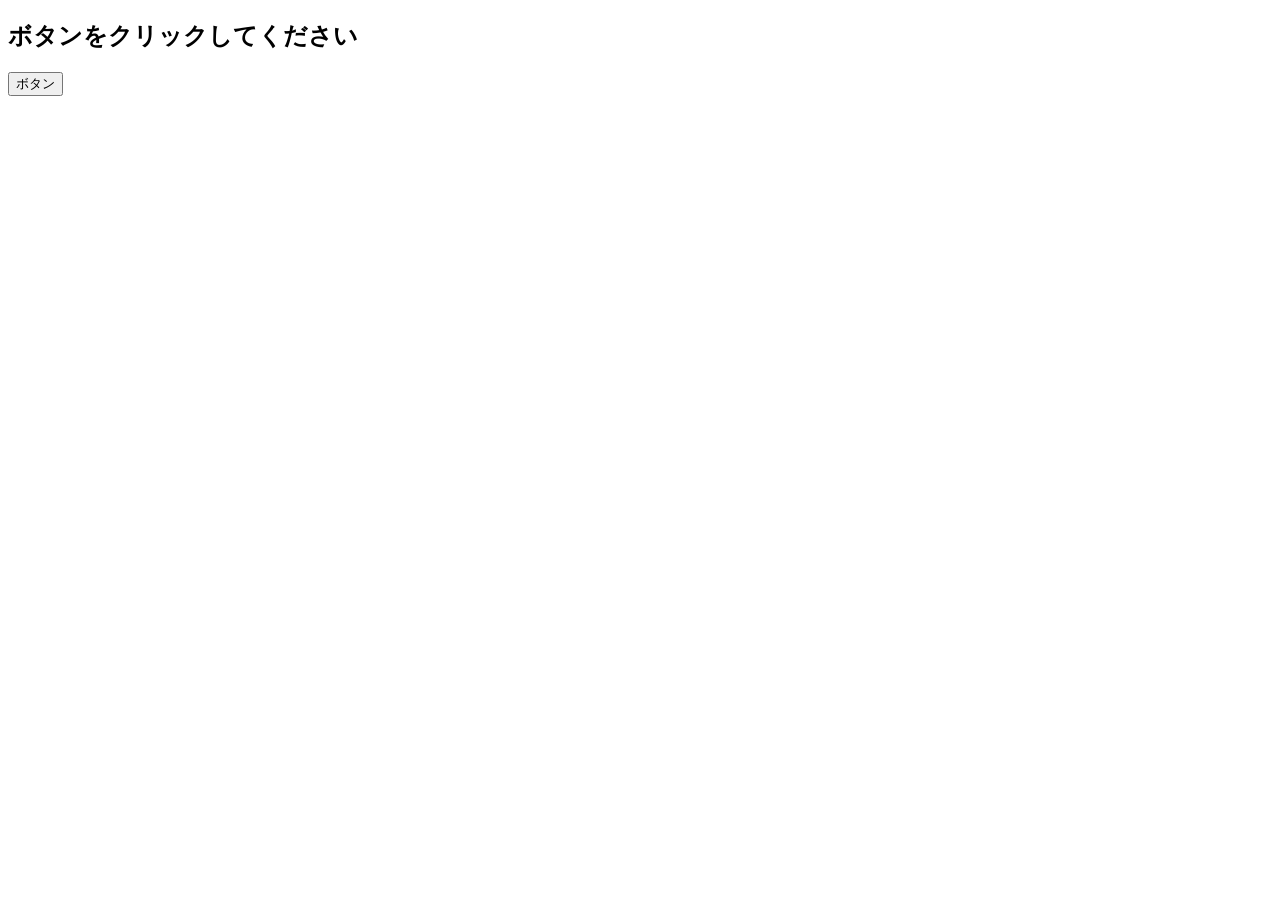
<file: kadai_021/event.html>
<!DOCTYPE html>
<html lang="ja">
<head>
  <title>JavaScriptの基礎を学ぼう_21章課題</title>                                 
  <meta charset="UTF-8">
</head>
<body>
    <h2 id="text">ボタンをクリックしてください</h2>
    <button id="btn">ボタン</button>
    <script src="event.js"></script>
</body>
</html>
</file>
<file: kadai_012/style.css>
/* PC、スマホ共通スタイル */
body {
  font-family: "Source Sans Pro", "Hiragino Kaku Gothic ProN", Meiryo, Arial,
    sans-serif;
}

p {
  font-size: 15px;
}

/*================
PC用のスタイル 
=================*/
@media screen and (min-width: 768px) {
/* 横幅設定 */
body {
  max-width: 1080px;
  min-width: 960px;
  margin: 0 auto 0 auto;
}

/* ヘッダー */
header {
  display: flex;
  justify-content: space-between;
}

/* ナビゲーションのレイアウト */
#nav-pc {
  text-align: right;
  font-size: 14px;
  padding-top: 15px;
}

/* ナビゲーションのリンクの装飾設定 */
#nav-pc>a {
  text-decoration: none;
  margin-left: 20px;
}

#nav-pc>a:link {
  color: #0d0d0d;
}

#nav-pc>a:visited {
  color: #0d0d0d;
}

#nav-pc>a:hover {
  color: #0d0d0d;
  text-decoration: underline;
}

#nav-pc>a:active {
  color: #0d0d0d;
}

/* スマホ用ナビを非表示 */
#nav-sp,
#menu-sp {
  display: none;
}

/* メインビジュアル*/
#main-visual {
  position: relative;
  height: 400px;
}

#main-message {
  position: absolute;
  top: 0;
  left: 0;
  background-color: #2710d5;
  color: #ffffff;
  border-radius: 0 0 476px 0;
  max-width: 620px;
  height: 100%;
  width: 100%;
  z-index: 11;
}

#main-message>h1 {
  font-size: 60px;
  font-weight: bold;
  margin: 100px 0 0 50px;
}

#main-message>p {
  font-size: 28px;
  margin: 0 0 0 50px;
}

#main-visual>img {
  max-width: 620px;
  border-radius: 476px 0 0 0;
  position: absolute;
  top: 0;
  right: 0;
  z-index: 10;
}

/* 見出し */
h2 {
  margin: 40px 0 0 0;
}

h2::after {
  content: url("images/line.png");
  margin-left: 10px;
}

h3 {
  font-size: 27px;
}

/* ミッション */
#mission {
  margin: 80px auto 80px auto;
  width: 100%;
}

#mission-flex {
  width: 100%;
  display: flex;
}

#mission-flex>div {
  width: 50%;
  margin: 20px;
}

#mission-photo {
  width: 100%;
}

#s2dgs {
  margin-top: 50px;
}

/* プロダクト */
#product {
  background-color: #fafafa;
  width: 100%;
  margin: 80px 0 80px 0;
  padding: 10px 40px 0px 40px;
}

/* 外枠 */
#product>div {
  margin-top: 40px;
  display: flex;
}

/* 左のカラム */
#product-left {
  width: 50%;
  margin-right: 20px;
}

/* 右のカラム */
#product-right {
  width: 50%;
  margin-left: 20px;
  margin-top: 80px;
}

/* 画像＋説明の枠 */
#product-left>div {
  position: relative;
  height: 480px;
  margin-right: 20px;
}

#product-right>div {
  position: relative;
  height: 480px;
  margin-left: 20px;
}

/* 画像 */
.product-photo {
  width: 100%;
}

/* 説明文の枠 */
.product-explain {
  background-color: #ffffff;
  position: absolute;
  left: 0;
  top: 280px;
  margin: 0 40px 0 40px;
  padding: 20px;
  box-shadow: 5px 5px 10px rgba(0, 0, 0, 0.05);
}

/* 説明文の英語 */
.product-explain>span {
  color: #2710d5;
  font-weight: bold;
  font-size: 16px;
  margin: 0;
}

/* 説明文の見出し */
.product-explain>h3 {
  margin: 5px 0 5px 0;
}

/* 説明文 */
.product-explain>p {
  margin: 0;
}

/* 「もっとみる」ボタン */
#product-more {
  margin: 0 auto -42px auto;
}

/* ABOUT US */
#aboutus {
  margin: 80px auto 80px auto;
}

/* 3つの組織文化と画像を入れる枠 */
#aboutus>div {
  display: flex;
}

/* 画像 */
.culture-img {
  width: 100%;
  align-self: flex-start;
}

.culture-img2 {
  margin-top: 50px;
  width: 100%;
}

/* 3つの組織文化の表 */
.culture-table {
  max-width: 500px;
  margin-right: 50px;
}

/* 番号 */
.culture-num {
  font-size: 80px;
  color: #2710d5;
  margin: 0 20px 0 0;
}

/* 組織文化英語 */
.culture-en {
  color: #2710d5;
  font-weight: bold;
  font-size: 24px;
  display: block;
}

/* 組織文化日本語 */
.culture-jp {
  font-size: 28px;
  font-weight: bold;
}

/* 説明文 */
.culture-description {
  margin: 0;
}

/* ビジョン */
#vision {
  margin: 80px auto 80px auto;
}

/* セクション内の外枠 */
#vision>div {
  width: 100%;
  display: flex;
  justify-content: space-between;
  flex-wrap: wrap;
}

/* 7つの行動指針の枠 */
.vision-box {
  width: 300px;
  height: 300px;
  margin-bottom: 30px;
  position: relative;
}

.vision-box>img {
  width: 100%;
  height: auto;
  position: absolute;
  top: 0;
  left: 0;
  z-index: 30;
}

.vision-box>span {
  position: absolute;
  top: 0;
  left: 0;
  z-index: 31;
  margin-right: 20px;
}

.vision-box>span>h4 {
  color: #2710d5;
  font-size: 19px;
  margin: 80px 0 0 0;
}

.vision-box>span>h4::first-letter {
  font-size: 40px;
}

.vision-box>span>h5 {
  font-size: 20px;
  margin: 0 0 0 0;
}

.vision-box>span>p {
  margin: 10px 0 0 0;
}

/* 会社概要 */
#company {
  margin: 80px auto 80px auto;
}

#company-table {
  width: 100%;
}

.tableheader {
  text-align: left;
  padding: 20px;
  border-bottom-color: #2710d5;
  border-bottom-width: 1px;
  border-bottom-style: solid;
  width: 100px;
}

.tableheader-first {
  text-align: left;
  padding: 20px;
  border-bottom-color: #2710d5;
  border-bottom-width: 1px;
  border-bottom-style: solid;
  border-top-color: #2710d5;
  border-top-width: 1px;
  border-top-style: solid;
  width: 100px;
}

.cell {
  padding: 30px;
  border-bottom-color: #ececec;
  border-bottom-width: 1px;
  border-bottom-style: solid;
}

.cell-first {
  padding: 30px;
  border-bottom-color: #ececec;
  border-bottom-width: 1px;
  border-bottom-style: solid;
  border-top-color: #ececec;
  border-top-width: 1px;
  border-top-style: solid;
}

#company>iframe {
  width: 100%;
  height: 368px;
  margin-top: 40px;
}

/* お問い合わせ */
#contact {
  margin: 80px auto 80px auto;
}

/* 外枠 */
#contact>form>div {
  display: flex;
  flex-direction: row;
  flex-wrap: wrap;
  padding-bottom: 30px;
}

/* 左列の見出し */
.contact-heading {
  width: 240px;
  align-self: center;
}

/* 見出しのラベル */
.contact-label {
  font-weight: bold;
}

/* 必須 */
.contact-span {
  color: #ce2222;
  margin: 0 0 0 20px;
  font-weight: bold;
}

/* テキストボックス */
.contact-textbox {
  border-top: 0;
  border-left: 0;
  border-right: 0;
  border-bottom-width: 1px;
  border-bottom-color: #707070;
  border-bottom-style: solid;
  background-color: #fafafa;
  width: 400px;
  height: 56px;
}

/* お問い合わせ内容のテキストエリア */
.contact-textarea {
  border-top: 0;
  border-left: 0;
  border-right: 0;
  border-bottom-width: 1px;
  border-bottom-color: #707070;
  border-bottom-style: solid;
  background-color: #fafafa;
  width: 400px;
  height: 200px;
}

/* 個人情報の取り扱い */
details {
  width: 700px;
}

details>div {
  background-color: #fafafa;
  padding: 20px;
}

details>div>span {
  font-weight: bold;
}

/* フッター */
footer {
  background-color: #0d0d0d;
  text-align: center;
  padding: 80px 80px 30px 80px;
}

#footer-logo {
  margin-bottom: 30px;
}

#footer-link {
  margin-bottom: 50px;
}

#footer-link > a {
  text-decoration: none;
  margin: 10px;
}

#footer-link > a:link {
  color: #ffffff;
}
#footer-link > a:visited {
  color: #ffffff;
}
#footer-link > a:hover {
  color: #ffffff;
  text-decoration: underline;
}
#footer-link > a:active {
  color: #ffffff;
}

#sns-footer {
  text-align: left;
  width: 100%;
}

#sns-footer > a {
  margin-right: 30px;
}

#copyright {
  color: #ffffff;
  float: right;
}

/* mission.html用スタイル */
   /* ミッションのメインビジュアル */
   #mission-main {
    height: 496px;
    width: 100%;
    background-image: url("images/mission/mission-main.png");
    background-repeat: no-repeat;
    background-position-y: center;
  }

  #mission-title {
    background-color: #2710d5;
    width: 368px;
    color: #ffffff;
    height: 496px;
    border-radius: 0 248px 248px 0;
    position: relative;
  }

  #mission-title > h1 {
    position: absolute;
    top: 0;
    left: 100px;
    font-size: 80px;
  }

  #mission-title > span {
    position: absolute;
    top: 200px;
    left: 100px;
    font-size: 26px;
  }

  #mission-title > div {
    position: absolute;
    top: 350px;
    left: 100px;
    font-size: 16px;
  }
  
  #mission-s2dgs {
    width: 100%;
    margin: 20px;
  }

  .mission-h2 {
    color: #2710d5;
    font-size: 40px;
  }

  .mission-h2::after {
    content: none;
  }

  #mission-5goals {
    margin: 20px;
    display: flex;
  }

  #mission-5goals > div {
    flex-grow: 1;
    padding: 20px;
  }

  #mission-5goals > div > div {
    margin-bottom: 40px;
  }

  .fivegoals-image-right {
    float: right;
    margin: 20px;
  }

  .fivegoals-image-left {
    float: left;
    margin: 20px;
  }

  .fivegoals-number {
    color: #2710d5;
    font-size: 48px;
    margin: 0;
  }

  .fivegoals-h3 {
    font-size: 28px;
    margin: 0;
  }

  .fivegoals-p {
    margin: 0;
  }


}

/*====================
  スマートフォン用のスタイル
  =====================*/
  @media screen and (max-width: 767px) {
    body {
      min-width: 375px;
      margin: 0;
  }

/* PC用ナビゲーション非表示 */
#nav-pc {
  display: none;
}

/* ハンバーガーメニュー */
#menu-sp {
  float: right;
  padding: 0;
}
}

/* スマホ用ナビゲーションの表示切替 */
/* 初期状態、レイアウトと非表示設定 */
#nav-sp {
  background-color: #2710d5;
  position: absolute;
  left: 0;
  top: 0;
  height: 100%;
  width: 100%;
  display: none;
  z-index: 100;
  }
 
/* ×ボタン */
#close {
  position: absolute;
  top: 20px;
  right: 20px;
}

/* ナビゲーションメニュー用ロゴ */
#logo-sp {
  margin: 80px 0 30px 20px;
}

/* ナビゲーションのリンクの装飾設定 */
#nav-sp > a {
  display: block;
}
#nav-sp > a:link {
  color: #ffffff;
}
#nav-sp > a:visited {
  color: #ffffff;
}
#nav-sp > a:hover {
  color: #ffffff;
  text-decoration: underline;
}
#nav-sp > a:active {
  color: #ffffff;
}
#nav-sp > .menu {
  text-decoration: none;
  display: block;
  margin: 0 20px 0 20px;
  height: 44px;
  font-size: 16px;
  background-image: url("images/arrow.png");
  background-repeat: no-repeat;
  background-position: right top;
}

#sns {
  position: absolute;
  bottom: 20px;
  left: 20px;
}
#sns > a {
  margin-right: 30px;
}

/* メインビジュアル */
#main-visual {
  position: relative;
  height: 470px;
  width: 100%;
  overflow: hidden;
}
#main-visual > div {
  position: absolute;
  top: 0;
  left: 0;
  background-color: #2710d5;
  color: white;
  border-radius: 0 0 476px 0;
  text-align: center;
  height: 280px;
  width: 100%;
  z-index: 11;
}
#main-visual > div > h1 {
  font-size: 28px;
  margin: 90px 0 0 0;
}

#main-visual > div > p {
  margin: 0;
}

#main-visual > img {
  width: 100%;
  border-radius: 476px 0 0 0;
  z-index: 10;
  position: absolute;
  bottom: 0;
  right: 0;
}

/* 見出し */
h2::after {
  content: url("images/line.png");
  margin-left: 10px;
}

h3 {
  font-size: 24px;
  margin: 10px 0 0 0;
}

/* ミッション */
#mission {
  margin: 20px;
}

#mission-photo {
  width: 100%;
}

#s2dgs {
  width: 100%;
}

/* プロダクト */
#product {
  background-color: #fafafa;
  padding-top: 10px;
}

#product h2 {
  margin-left: 20px;
}
/* 外枠 */
/* 左右のカラム　スマホでは縦並び */
#product-left,
#product-right {
  margin-right: 20px;
  margin-left: 20px;
}

/* 画像＋説明の枠 */
#product-left > div,
#product-right > div {
  position: relative;
  height: 540px;
}

/* 説明文の枠 */
.product-explain {
  background-color: #ffffff;
  position: absolute;
  left: 0;
  bottom: 50px;
  padding: 20px;
  box-shadow: 5px 5px 10px rgba(0, 0, 0, 0.05);
}

.product-explain > span {
  color: #2710d5;
  font-weight: bold;
  font-size: 16px;
  margin: 0px;
}

.product-explain > h3 {
  margin: 10px 0 10px 0;
}

 /* 画像 */
 .product-photo {
  width: 100%;
}

#product-more > img {
  margin: 0 0 -42px 20px;
}

/* ABOUT US */
#aboutus {
  margin: 80px 20px 80px 20px;
}

#aboutus > div {
  display: flex;
  flex-direction: column;
}

.culture-table {
  width: 100%;
  padding-right: 20px;
  order: 2;
}
.culture-img {
  width: 100%;
  order: 1;
}

.culture-img2 {
  width: 100%;
}

.culture-num {
  font-size: 80px;
  color: #2710d5;
}

.culture-en {
  color: #2710d5;
  font-weight: bold;
  font-size: 24px;
  display: block;
}

.culture-jp {
  display: block;
}

.culture-description {
  margin: 0;
}

 /* ビジョン */
 #vision {
  margin: 80px 20px 80px 20px;
}

.vision-box {
  width: 300px;
  height: 300px;
  margin-bottom: 30px;
  position: relative;
}

.vision-box > img {
  width: 100%;
  height: auto;
  position: absolute;
  top: 0;
  left: 0;
  z-index: 30;
}

.vision-box > span {
  position: absolute;
  top: 0;
  left: 0;
  z-index: 31;
  margin-right: 20px;
}

.vision-box > span > h4 {
  color: #2710d5;
  font-size: 19px;
  margin: 60px 0 0 0;
}

.vision-box > span > h5 {
  font-size: 20px;
  margin: 0 0 0 0;
}
.vision-box > span > p {
  margin: 10px 0 0 0;
}

/* 会社概要 */
#company {
  margin: 0 20px 0 20px;
}

#company > h3 {
  margin-bottom: 20px;
}

#company > table {
  width: 100%;
}

.tableheader-first {
  text-align: left;
  padding: 20px;
  border-bottom-color: #2710d5;
  border-bottom-width: 1px;
  border-bottom-style: solid;
  border-top-color: #2710d5;
  border-top-width: 1px;
  border-top-style: solid;
  width: 50px;
}
.tableheader {
  text-align: left;
  padding: 20px;
  border-bottom-color: #2710d5;
  border-bottom-width: 1px;
  border-bottom-style: solid;
  width: 50px;
}

.cell {
  padding: 20px;
  border-bottom-color: #ececec;
  border-bottom-width: 1px;
  border-bottom-style: solid;
}
.cell-first {
  padding: 20px;
  border-bottom-color: #ececec;
  border-bottom-width: 1px;
  border-bottom-style: solid;
  border-top-color: #ececec;
  border-top-width: 1px;
  border-top-style: solid;
}

#company > iframe {
  width: 100%;
  height: 240px;
  margin: 40px 0 0 0;
}

/* お問い合わせ */
#contact {
  margin: 80px 20px 80px 20px;
}

#contact > h3 {
  margin-bottom: 20px;
}

#contact > form > div {
  margin-bottom: 20px;
}

.contact-heading {
  margin-bottom: 20px;
}

/* ラベル */
.contact-label {
  font-weight: bold;
}

/* 必須 */
.contact-span {
  color: #ce2222;
  margin: 0 0 0 20px;
  font-weight: bold;
}

.contact-textbox {
  height: 56px;
  border-top: 0;
  border-left: 0;
  border-right: 0;
  background-color: #fafafa;
  border-bottom-color: #707070;
  border-bottom-width: 1px;
  border-style: solid;
  min-width: 300px;
  width: 100%;
}

.contact-textarea {
  height: 150px;
  border-top: 0;
  border-left: 0;
  border-right: 0;
  background-color: #fafafa;
  width: 100%;
}

.radiobutton {
  margin-bottom: 20px;
}

.radiobutton + label::after {
  content: "\A";
  white-space: pre;
}

/* フッター */
footer {
  background-color: #0d0d0d;
  padding: 30px 20px 50px 20px;
}

#footer-logo {
  margin-bottom: 30px;
}

#footer-link {
  margin-bottom: 50px;
}
#footer-link > a {
  text-decoration: none;
  margin: 0 20px 30px 0;
  display: block;
  background-image: url("images/arrow.png");
  background-repeat: no-repeat;
  background-position: right top;
}
#footer-link > a:link {
  color: #ffffff;
}
#footer-link > a:visited {
  color: #ffffff;
}
#footer-link > a:hover {
  color: #ffffff;
  text-decoration: underline;
}
#footer-link > a:active {
  color: #ffffff;
}

#sns-footer > a {
  margin-right: 30px;
}

#copyright {
  font-size: 12px;
  display: block;
  margin-top: 30px;
  color: #ffffff;
}

/*導入企業*/
#cases {
  margin: 40px auto;
  width: 100%;
}

ul {
  display: flex;
  list-style-type: none;
}

li {
  width: 33%;
  margin: 20px;
}

.case-card {
 background-color: #FFFFFF;
 min-height: 400px;
 box-shadow: 5px 5px 15px rgba(0, 0, 0, 0.2);
}

.case-img {
  width: 100%;
}

.case-info {
 padding: 10px 20px;
}

.case-name {
  color: #2710d5;
  font-size: 19px;
}

.case-content {
font-size: 14px;
}
</file>
